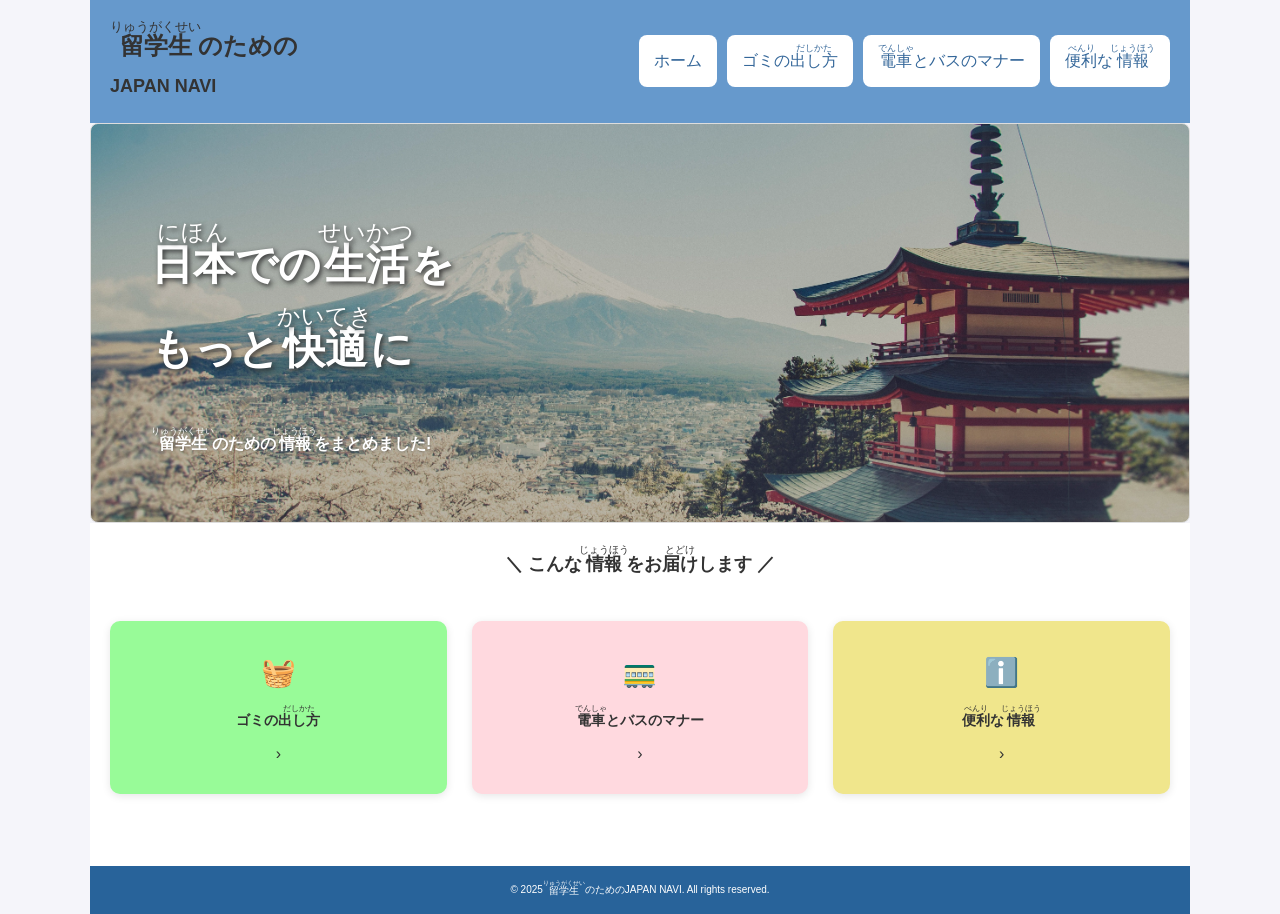
<file: index.html>
<!DOCTYPE html>
<html lang="ja">

<head>
    <meta charset="UTF-8">
    <meta name="viewport" content="width=device-width, initial-scale=1.0">
    <title>留学生のためのJAPAN NAVI</title>
    <link rel="stylesheet" href="style.css">
</head>
<body>
    <div class="container">
        <header class="header">
            <a href="index.html" class="logo">
                <span><ruby>留学生<rp>（</rp><rt>りゅうがくせい</rt><rp>）</rp></ruby>のための</span>
                <strong>JAPAN NAVI</strong>
            </a>
            <nav class="nav" aria-label="メインメニュー">
                <a href="index.html" aria-current="page">ホーム</a>
                <a href="gomi.html">ゴミの<ruby>出し方<rp>（</rp><rt>だしかた</rt><rp>）</rp></ruby></a>
                <a href="train.html"><ruby>電車<rp>（</rp><rt>でんしゃ</rt><rp>）</rp></ruby>とバスのマナー</a>
                <a href="information.html"><ruby>便利<rp>（</rp><rt>べんり</rt><rp>）</rp></ruby>な<ruby>情報<rp>（</rp><rt>じょうほう</rt><rp>）</rp></ruby></a>
            </nav>
        </header>
        <main>
            <section class="hero">
                <div class="hero-text">
                    <h1>
                        <ruby>日本<rp>（</rp><rt>にほん</rt><rp>）</rp></ruby>での<ruby>生活<rp>（</rp><rt>せいかつ</rt><rp>）</rp></ruby>を<br>
                        もっと<ruby>快適<rp>（</rp><rt>かいてき</rt><rp>）</rp></ruby>に
                    </h1>
                    <p><ruby>留学生<rp>（</rp><rt>りゅうがくせい</rt><rp>）</rp></ruby>のための<ruby>情報<rp>（</rp><rt>じょうほう</rt><rp>）</rp></ruby>をまとめました!</p>
                </div>
            </section>
            <!-- Information -->
            <section class="information">

                <h2>＼ こんな<ruby>情報<rp>（</rp><rt>じょうほう</rt><rp>）</rp></ruby>をお<ruby>届け<rp>（</rp><rt>とどけ</rt><rp>）</rp></ruby>します ／</h2>

                <div class="cards">

                    <!-- Garbage -->
                    <a href="gomi.html" class="card garbage">
                        <div class="icon">🧺</div>
                        <h3>ゴミの<ruby>出し方<rp>（</rp><rt>だしかた</rt><rp>）</rp></ruby></h3>
                        <span>›</span>
                    </a>

                    <!-- Train -->
                    <a href="train.html" class="card train">
                        <div class="icon">🚃</div>
                        <h3><ruby>電車<rp>（</rp><rt>でんしゃ</rt><rp>）</rp></ruby>とバスのマナー</h3>
                        <span>›</span>
                    </a>

                    <!-- Information -->
                    <a href="information.html" class="card useful">
                        <div class="icon">ℹ️</div>
                        <h3><ruby>便利<rp>（</rp><rt>べんり</rt><rp>）</rp></ruby>な<ruby>情報<rp>（</rp><rt>じょうほう</rt><rp>）</rp></ruby></h3>
                        <span>›</span>
                    </a>

                </div>

            </section>

        </main>


        <!-- Footer -->
        <footer class="footer">
            © 2025 <ruby>留学生<rp>（</rp><rt>りゅうがくせい</rt><rp>）</rp></ruby>のためのJAPAN NAVI. All rights reserved.
        </footer>

    </div>

    <script>
        // ホームの背景写真を4秒ごとに切り替える
        const hero = document.querySelector(".hero");
        const photos = ["image/fuji.jpg", "image/fuji5.jpg"];
        let photoIndex = 0;

        // 写真を先に読み込む
        photos.forEach((src) => {
            const image = new Image();
            image.src = src;
        });

        setInterval(() => {
            photoIndex = (photoIndex + 1) % photos.length;
            hero.style.backgroundImage =
                `linear-gradient(rgba(0, 0, 0, 0.25), rgba(0, 0, 0, 0.25)), url("${photos[photoIndex]}")`;
        }, 4000);
    </script>

</body>

</html>
</file>
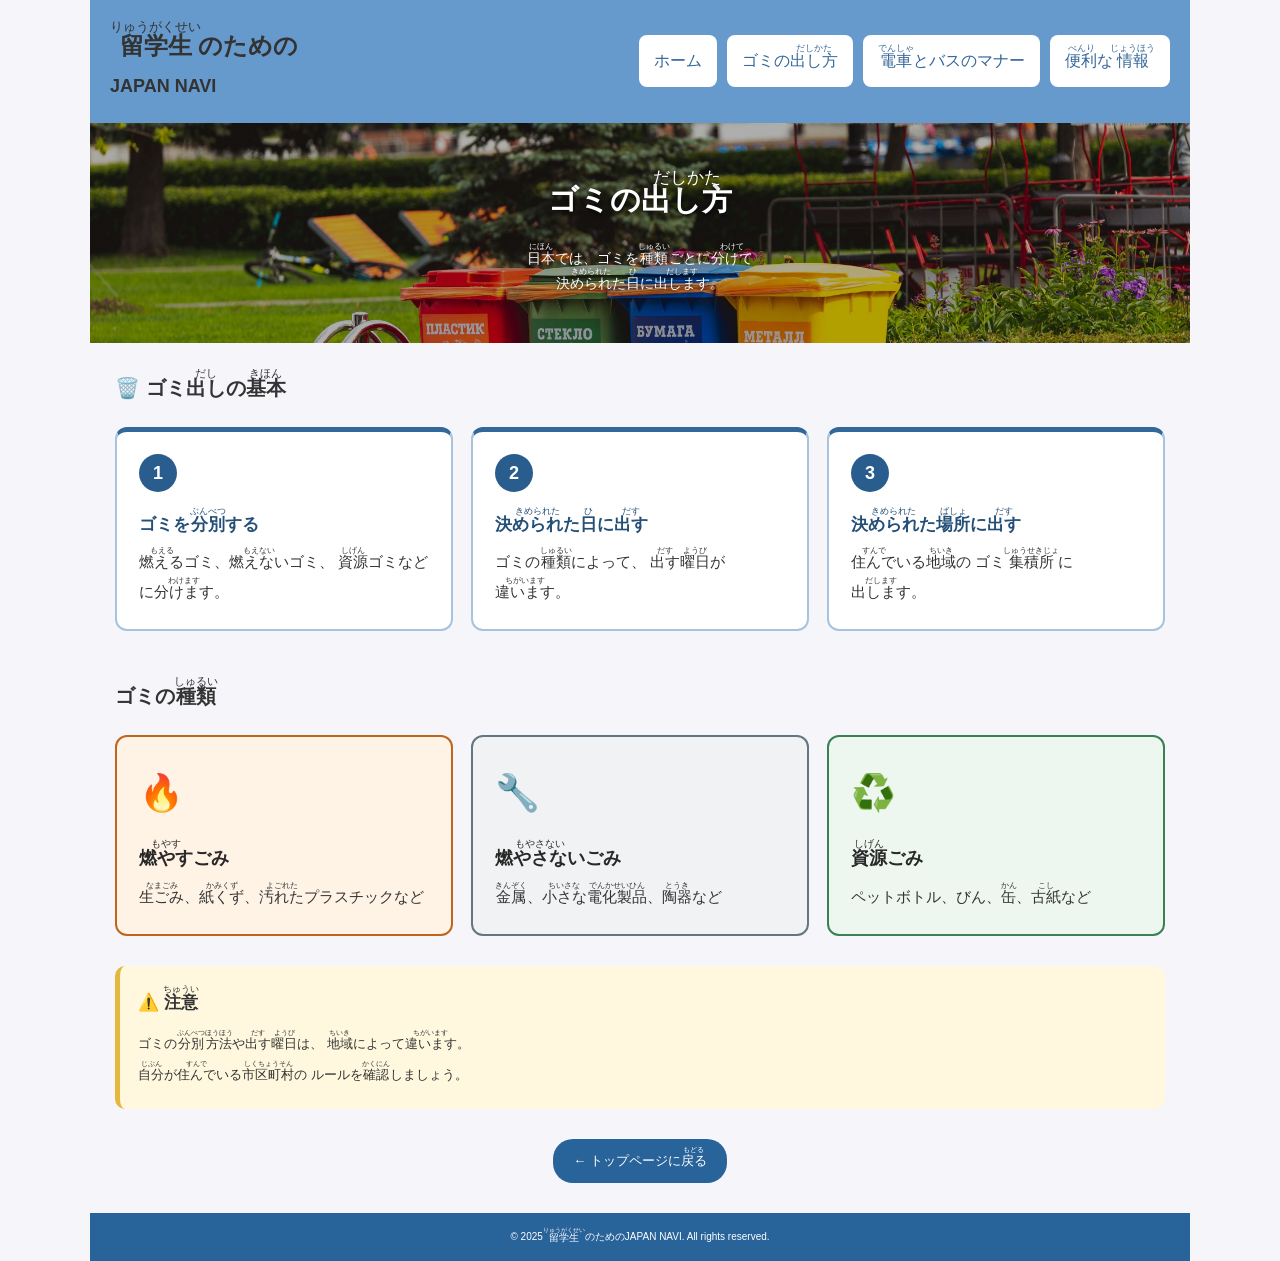
<file: gomi.html>
<!DOCTYPE html>
<html lang="ja">

<head>
    <meta charset="UTF-8">
    <meta name="viewport" content="width=device-width, initial-scale=1.0">

    <title>ゴミの出し方｜留学生のためのJAPAN NAVI</title>

    <link rel="stylesheet" href="style.css">
</head>

<body>

    <div class="container">

        <header class="header">

            <a href="index.html" class="logo">
                <span><ruby>留学生<rp>（</rp><rt>りゅうがくせい</rt><rp>）</rp></ruby>のための</span>
                <strong>JAPAN NAVI</strong>
            </a>

            <nav class="nav" aria-label="メインメニュー">
                <a href="index.html">ホーム</a>
                <a href="gomi.html" aria-current="page">ゴミの<ruby>出し方<rp>（</rp><rt>だしかた</rt><rp>）</rp></ruby></a>
                <a href="train.html"><ruby>電車<rp>（</rp><rt>でんしゃ</rt><rp>）</rp></ruby>とバスのマナー</a>
                <a href="information.html"><ruby>便利<rp>（</rp><rt>べんり</rt><rp>）</rp></ruby>な<ruby>情報<rp>（</rp><rt>じょうほう</rt><rp>）</rp></ruby></a>
            </nav>
        </header>


        <!-- Main -->
        <main>

            <!-- Page title -->
            <section class="page-title gomi-title" aria-labelledby="gomi-title">


                <h1 id="gomi-title">ゴミの<ruby>出し方<rp>（</rp><rt>だしかた</rt><rp>）</rp></ruby></h1>

                <p>
                    <ruby>日本<rp>（</rp><rt>にほん</rt><rp>）</rp></ruby>では、ゴミを<ruby>種類<rp>（</rp><rt>しゅるい</rt><rp>）</rp></ruby>ごとに<ruby>分けて<rp>（</rp><rt>わけて</rt><rp>）</rp></ruby><br>
                    <ruby>決められた<rp>（</rp><rt>きめられた</rt><rp>）</rp></ruby><ruby>日<rp>（</rp><rt>ひ</rt><rp>）</rp></ruby>に<ruby>出します<rp>（</rp><rt>だします</rt><rp>）</rp></ruby>。
                </p>

            </section>


            <!-- Important -->
            <section class="important">

                <h2>🗑️ ゴミ<ruby>出し<rp>（</rp><rt>だし</rt><rp>）</rp></ruby>の<ruby>基本<rp>（</rp><rt>きほん</rt><rp>）</rp></ruby></h2>

                <div class="basic-list">

                    <div class="basic-item">
                        <span class="number">1</span>
                        <div>
                            <h3>ゴミを<ruby>分別<rp>（</rp><rt>ぶんべつ</rt><rp>）</rp></ruby>する</h3>
                            <p>
                                <ruby>燃える<rp>（</rp><rt>もえる</rt><rp>）</rp></ruby>ゴミ、<ruby>燃えない<rp>（</rp><rt>もえない</rt><rp>）</rp></ruby>ゴミ、
                                <ruby>資源<rp>（</rp><rt>しげん</rt><rp>）</rp></ruby>ゴミなどに<ruby>分けます<rp>（</rp><rt>わけます</rt><rp>）</rp></ruby>。
                            </p>
                        </div>
                    </div>

                    <div class="basic-item">
                        <span class="number">2</span>
                        <div>
                            <h3><ruby>決められた<rp>（</rp><rt>きめられた</rt><rp>）</rp></ruby><ruby>日<rp>（</rp><rt>ひ</rt><rp>）</rp></ruby>に<ruby>出す<rp>（</rp><rt>だす</rt><rp>）</rp></ruby></h3>
                            <p>
                                ゴミの<ruby>種類<rp>（</rp><rt>しゅるい</rt><rp>）</rp></ruby>によって、
                                <ruby>出す<rp>（</rp><rt>だす</rt><rp>）</rp></ruby><ruby>曜日<rp>（</rp><rt>ようび</rt><rp>）</rp></ruby>が<ruby>違います<rp>（</rp><rt>ちがいます</rt><rp>）</rp></ruby>。
                            </p>
                        </div>
                    </div>

                    <div class="basic-item">
                        <span class="number">3</span>
                        <div>
                            <h3><ruby>決められた<rp>（</rp><rt>きめられた</rt><rp>）</rp></ruby><ruby>場所<rp>（</rp><rt>ばしょ</rt><rp>）</rp></ruby>に<ruby>出す<rp>（</rp><rt>だす</rt><rp>）</rp></ruby></h3>
                            <p>
                                <ruby>住んで<rp>（</rp><rt>すんで</rt><rp>）</rp></ruby>いる<ruby>地域<rp>（</rp><rt>ちいき</rt><rp>）</rp></ruby>の
                                ゴミ<ruby>集積所<rp>（</rp><rt>しゅうせきじょ</rt><rp>）</rp></ruby>に<ruby>出します<rp>（</rp><rt>だします</rt><rp>）</rp></ruby>。
                            </p>
                        </div>
                    </div>

                </div>

            </section>


            <!-- Garbage types -->
            <section class="garbage-types">

                <h2>ゴミの<ruby>種類<rp>（</rp><rt>しゅるい</rt><rp>）</rp></ruby></h2>

                <div class="type-card burnable">

                    <div class="type-icon">🔥</div>

                    <div>
                        <h3><ruby>燃やす<rp>（</rp><rt>もやす</rt><rp>）</rp></ruby>ごみ</h3>
                        <p>
                            <ruby>生ごみ<rp>（</rp><rt>なまごみ</rt><rp>）</rp></ruby>、<ruby>紙くず<rp>（</rp><rt>かみくず</rt><rp>）</rp></ruby>、<ruby>汚れた<rp>（</rp><rt>よごれた</rt><rp>）</rp></ruby>プラスチックなど
                        </p>
                    </div>

                </div>


                <div class="type-card non-burnable">

                    <div class="type-icon">🔧</div>

                    <div>
                        <h3><ruby>燃やさない<rp>（</rp><rt>もやさない</rt><rp>）</rp></ruby>ごみ</h3>
                        <p>
                            <ruby>金属<rp>（</rp><rt>きんぞく</rt><rp>）</rp></ruby>、<ruby>小さな<rp>（</rp><rt>ちいさな</rt><rp>）</rp></ruby><ruby>電化製品<rp>（</rp><rt>でんかせいひん</rt><rp>）</rp></ruby>、<ruby>陶器<rp>（</rp><rt>とうき</rt><rp>）</rp></ruby>など
                        </p>
                    </div>

                </div>


                <div class="type-card recycle">

                    <div class="type-icon">♻️</div>

                    <div>
                        <h3><ruby>資源<rp>（</rp><rt>しげん</rt><rp>）</rp></ruby>ごみ</h3>
                        <p>
                            ペットボトル、びん、<ruby>缶<rp>（</rp><rt>かん</rt><rp>）</rp></ruby>、<ruby>古紙<rp>（</rp><rt>こし</rt><rp>）</rp></ruby>など
                        </p>
                    </div>

                </div>

            </section>


            <!-- Note -->
            <section class="note">

                <h2>⚠️ <ruby>注意<rp>（</rp><rt>ちゅうい</rt><rp>）</rp></ruby></h2>

                <p>
                    ゴミの<ruby>分別<rp>（</rp><rt>ぶんべつ</rt><rp>）</rp></ruby><ruby>方法<rp>（</rp><rt>ほうほう</rt><rp>）</rp></ruby>や<ruby>出す<rp>（</rp><rt>だす</rt><rp>）</rp></ruby><ruby>曜日<rp>（</rp><rt>ようび</rt><rp>）</rp></ruby>は、
                    <ruby>地域<rp>（</rp><rt>ちいき</rt><rp>）</rp></ruby>によって<ruby>違います<rp>（</rp><rt>ちがいます</rt><rp>）</rp></ruby>。
                </p>

                <p>
                    <ruby>自分<rp>（</rp><rt>じぶん</rt><rp>）</rp></ruby>が<ruby>住んで<rp>（</rp><rt>すんで</rt><rp>）</rp></ruby>いる<ruby>市区町村<rp>（</rp><rt>しくちょうそん</rt><rp>）</rp></ruby>の
                    ルールを<ruby>確認<rp>（</rp><rt>かくにん</rt><rp>）</rp></ruby>しましょう。
                </p>

            </section>


            <!-- Back button -->
            <div class="back">

                <a href="index.html">
                    ← トップページに<ruby>戻る<rp>（</rp><rt>もどる</rt><rp>）</rp></ruby>
                </a>

            </div>

        </main>


        <!-- Footer -->
        <footer class="footer">
            © 2025 <ruby>留学生<rp>（</rp><rt>りゅうがくせい</rt><rp>）</rp></ruby>のためのJAPAN NAVI. All rights reserved.
        </footer>

    </div>

</body>

</html>
</file>
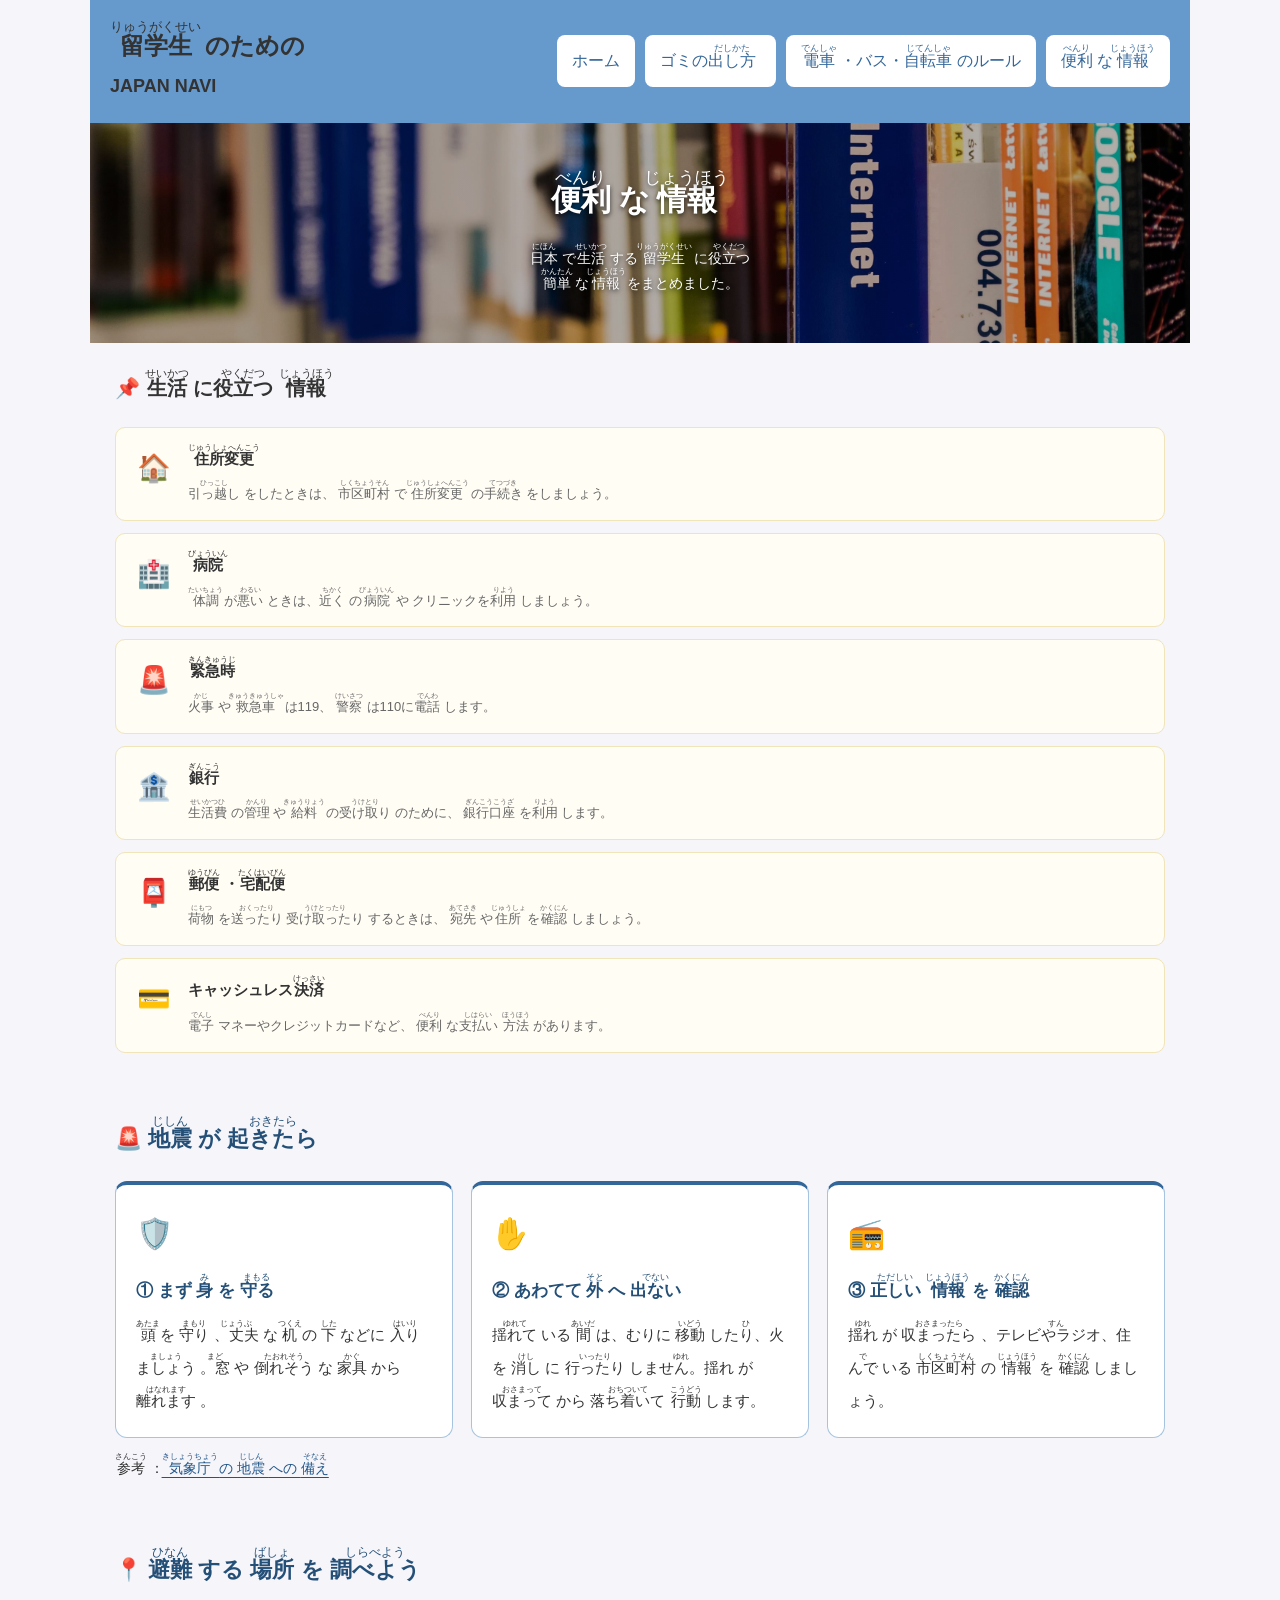
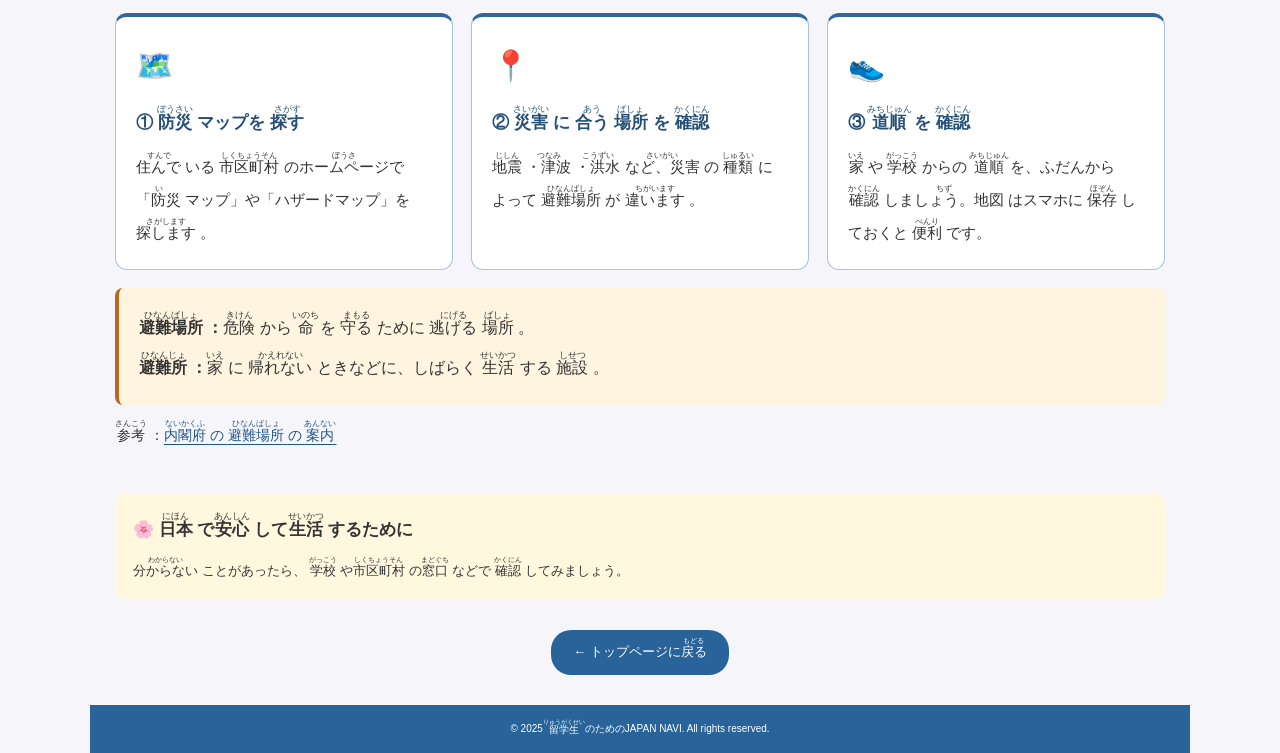
<file: information.html>
<!DOCTYPE html>
<html lang="ja">

<head>
    <meta charset="UTF-8">
    <meta name="viewport" content="width=device-width, initial-scale=1.0">
    <title>便利な情報｜留学生のためのJAPAN NAVI</title>
    <link rel="stylesheet" href="style.css">
</head>

<body>
    <div class="container">
        <!-- Header -->
        <header class="header">
            <a href="index.html" class="logo">
                <span><ruby>留学生<rp>（</rp>
                        <rt>りゅうがくせい</rt>
                        <rp>）</rp>
                    </ruby>のための</span>
                <strong>JAPAN NAVI</strong>
            </a>
            <nav class="nav" aria-label="メインメニュー">
                <a href="index.html">ホーム</a>
                <a href="gomi.html">ゴミの<ruby>出し方<rp>（</rp>
                        <rt>だしかた</rt>
                        <rp>）</rp>
                    </ruby></a>
                <a href="train.html"><ruby>電車<rp>（</rp>
                        <rt>でんしゃ</rt>
                        <rp>）</rp>
                    </ruby>・バス・<ruby>自転車<rp>（</rp>
                        <rt>じてんしゃ</rt>
                        <rp>）</rp>
                    </ruby>のルール</a>
                <a href="information.html" aria-current="page"><ruby>便利<rp>（</rp>
                        <rt>べんり</rt>
                        <rp>）</rp>
                    </ruby>な<ruby>情報<rp>（</rp>
                        <rt>じょうほう</rt>
                        <rp>）</rp>
                    </ruby></a>
            </nav>
        </header>
        <!-- Main -->
        <main>
            <section class="page-title info-title" aria-labelledby="info-title">
                <h1 id="info-title"><ruby>便利<rp>（</rp>
                        <rt>べんり</rt>
                        <rp>）</rp>
                    </ruby>な<ruby>情報<rp>（</rp>
                        <rt>じょうほう</rt>
                        <rp>）</rp>
                    </ruby></h1>
                <p>
                    <ruby>日本<rp>（</rp>
                        <rt>にほん</rt>
                        <rp>）</rp>
                    </ruby>で<ruby>生活<rp>（</rp>
                        <rt>せいかつ</rt>
                        <rp>）</rp>
                    </ruby>する<ruby>留学生<rp>（</rp>
                        <rt>りゅうがくせい</rt>
                        <rp>）</rp>
                    </ruby>に<ruby>役立つ<rp>（</rp>
                        <rt>やくだつ</rt>
                        <rp>）</rp>
                    </ruby><br>
                    <ruby>簡単<rp>（</rp>
                        <rt>かんたん</rt>
                        <rp>）</rp>
                    </ruby>な<ruby>情報<rp>（</rp>
                        <rt>じょうほう</rt>
                        <rp>）</rp>
                    </ruby>をまとめました。
                </p>
            </section>
            <section class="useful-info">
                <h2>📌 <ruby>生活<rp>（</rp>
                        <rt>せいかつ</rt>
                        <rp>）</rp>
                    </ruby>に<ruby>役立つ<rp>（</rp>
                        <rt>やくだつ</rt>
                        <rp>）</rp>
                    </ruby><ruby>情報<rp>（</rp>
                        <rt>じょうほう</rt>
                        <rp>）</rp>
                    </ruby></h2>
                <div class="info-card">
                    <div class="info-icon">🏠</div>
                    <div>
                        <h3><ruby>住所変更<rp>（</rp>
                                <rt>じゅうしょへんこう</rt>
                                <rp>）</rp>
                            </ruby></h3>
                        <p>
                            <ruby>引っ越し<rp>（</rp>
                                <rt>ひっこし</rt>
                                <rp>）</rp>
                            </ruby>をしたときは、
                            <ruby>市区町村<rp>（</rp>
                                <rt>しくちょうそん</rt>
                                <rp>）</rp>
                            </ruby>で<ruby>住所変更<rp>（</rp>
                                <rt>じゅうしょへんこう</rt>
                                <rp>）</rp>
                            </ruby>の<ruby>手続き<rp>（</rp>
                                <rt>てつづき</rt>
                                <rp>）</rp>
                            </ruby>をしましょう。
                        </p>
                    </div>
                </div>
                <div class="info-card">
                    <div class="info-icon">🏥</div>
                    <div>
                        <h3><ruby>病院<rp>（</rp>
                                <rt>びょういん</rt>
                                <rp>）</rp>
                            </ruby></h3>
                        <p>
                            <ruby>体調<rp>（</rp>
                                <rt>たいちょう</rt>
                                <rp>）</rp>
                            </ruby>が<ruby>悪い<rp>（</rp>
                                <rt>わるい</rt>
                                <rp>）</rp>
                            </ruby>ときは、<ruby>近く<rp>（</rp>
                                <rt>ちかく</rt>
                                <rp>）</rp>
                            </ruby>の<ruby>病院<rp>（</rp>
                                <rt>びょういん</rt>
                                <rp>）</rp>
                            </ruby>や
                            クリニックを<ruby>利用<rp>（</rp>
                                <rt>りよう</rt>
                                <rp>）</rp>
                            </ruby>しましょう。
                        </p>
                    </div>
                </div>
                <div class="info-card">
                    <div class="info-icon">🚨</div>
                    <div>
                        <h3><ruby>緊急時<rp>（</rp>
                                <rt>きんきゅうじ</rt>
                                <rp>）</rp>
                            </ruby></h3>
                        <p>
                            <ruby>火事<rp>（</rp>
                                <rt>かじ</rt>
                                <rp>）</rp>
                            </ruby>や<ruby>救急車<rp>（</rp>
                                <rt>きゅうきゅうしゃ</rt>
                                <rp>）</rp>
                            </ruby>は119、
                            <ruby>警察<rp>（</rp>
                                <rt>けいさつ</rt>
                                <rp>）</rp>
                            </ruby>は110に<ruby>電話<rp>（</rp>
                                <rt>でんわ</rt>
                                <rp>）</rp>
                            </ruby>します。
                        </p>
                    </div>
                </div>
                <div class="info-card">
                    <div class="info-icon">🏦</div>
                    <div>
                        <h3><ruby>銀行<rp>（</rp>
                                <rt>ぎんこう</rt>
                                <rp>）</rp>
                            </ruby></h3>
                        <p>
                            <ruby>生活費<rp>（</rp>
                                <rt>せいかつひ</rt>
                                <rp>）</rp>
                            </ruby>の<ruby>管理<rp>（</rp>
                                <rt>かんり</rt>
                                <rp>）</rp>
                            </ruby>や<ruby>給料<rp>（</rp>
                                <rt>きゅうりょう</rt>
                                <rp>）</rp>
                            </ruby>の<ruby>受け取り<rp>（</rp>
                                <rt>うけとり</rt>
                                <rp>）</rp>
                            </ruby>のために、
                            <ruby>銀行口座<rp>（</rp>
                                <rt>ぎんこうこうざ</rt>
                                <rp>）</rp>
                            </ruby>を<ruby>利用<rp>（</rp>
                                <rt>りよう</rt>
                                <rp>）</rp>
                            </ruby>します。
                        </p>
                    </div>

                </div>
                <div class="info-card">
                    <div class="info-icon">📮</div>
                    <div>
                        <h3><ruby>郵便<rp>（</rp>
                                <rt>ゆうびん</rt>
                                <rp>）</rp>
                            </ruby>・<ruby>宅配便<rp>（</rp>
                                <rt>たくはいびん</rt>
                                <rp>）</rp>
                            </ruby></h3>
                        <p>
                            <ruby>荷物<rp>（</rp>
                                <rt>にもつ</rt>
                                <rp>）</rp>
                            </ruby>を<ruby>送ったり<rp>（</rp>
                                <rt>おくったり</rt>
                                <rp>）</rp>
                            </ruby><ruby>受け取ったり<rp>（</rp>
                                <rt>うけとったり</rt>
                                <rp>）</rp>
                            </ruby>するときは、
                            <ruby>宛先<rp>（</rp>
                                <rt>あてさき</rt>
                                <rp>）</rp>
                            </ruby>や<ruby>住所<rp>（</rp>
                                <rt>じゅうしょ</rt>
                                <rp>）</rp>
                            </ruby>を<ruby>確認<rp>（</rp>
                                <rt>かくにん</rt>
                                <rp>）</rp>
                            </ruby>しましょう。
                        </p>
                    </div>
                </div>
                <div class="info-card">
                    <div class="info-icon">💳</div>
                    <div>
                        <h3>キャッシュレス<ruby>決済<rp>（</rp>
                                <rt>けっさい</rt>
                                <rp>）</rp>
                            </ruby></h3>
                        <p>
                            <ruby>電子<rp>（</rp>
                                <rt>でんし</rt>
                                <rp>）</rp>
                            </ruby>マネーやクレジットカードなど、
                            <ruby>便利<rp>（</rp>
                                <rt>べんり</rt>
                                <rp>）</rp>
                            </ruby>な<ruby>支払い<rp>（</rp>
                                <rt>しはらい</rt>
                                <rp>）</rp>
                            </ruby><ruby>方法<rp>（</rp>
                                <rt>ほうほう</rt>
                                <rp>）</rp>
                            </ruby>があります。
                        </p>
                    </div>
                </div>
            </section>
            <section class="life-guide" aria-labelledby="earthquake">
                <h2 id="earthquake">🚨 <ruby>地震<rp>（</rp>
                        <rt>じしん</rt>
                        <rp>）</rp>
                    </ruby>が <ruby>起きたら<rp>（</rp>
                        <rt>おきたら</rt>
                        <rp>）</rp>
                    </ruby></h2>
                <div class="guide-grid">
                    <article class="guide-card"><span class="guide-icon" aria-hidden="true">🛡️</span>
                        <h3>① まず <ruby>身<rp>（</rp>
                                <rt>み</rt>
                                <rp>）</rp>
                            </ruby>を <ruby>守る<rp>（</rp>
                                <rt>まもる</rt>
                                <rp>）</rp>
                            </ruby></h3>
                        <p><ruby>頭<rp>（</rp>
                                <rt>あたま</rt>
                                <rp>）</rp>
                            </ruby>を <ruby>守り<rp>（</rp>
                                <rt>まもり</rt>
                                <rp>）</rp>
                            </ruby><ruby>、丈夫<rp>（</rp>
                                <rt>じょうぶ</rt>
                                <rp>）</rp>
                            </ruby>な <ruby>机<rp>（</rp>
                                <rt>つくえ</rt>
                                <rp>）</rp>
                            </ruby>の <ruby>下<rp>（</rp>
                                <rt>した</rt>
                                <rp>）</rp>
                            </ruby>などに <ruby>入りましょう<rp>（</rp>
                                <rt>はいりましょう</rt>
                                <rp>）</rp>
                            </ruby><ruby>。窓<rp>（</rp>
                                <rt>まど</rt>
                                <rp>）</rp>
                            </ruby>や <ruby>倒れそう<rp>（</rp>
                                <rt>たおれそう</rt>
                                <rp>）</rp>
                            </ruby>な <ruby>家具<rp>（</rp>
                                <rt>かぐ</rt>
                                <rp>）</rp>
                            </ruby>から <ruby>離れます<rp>（</rp>
                                <rt>はなれます</rt>
                                <rp>）</rp>
                            </ruby>。</p>
                    </article>
                    <article class="guide-card"><span class="guide-icon" aria-hidden="true">✋</span>
                        <h3>② あわてて <ruby>外<rp>（</rp>
                                <rt>そと</rt>
                                <rp>）</rp>
                            </ruby>へ <ruby>出ない<rp>（</rp>
                                <rt>でない</rt>
                                <rp>）</rp>
                            </ruby></h3>
                        <p><ruby>揺れて<rp>（</rp>
                                <rt>ゆれて</rt>
                                <rp>）</rp>
                            </ruby>いる <ruby>間<rp>（</rp>
                                <rt>あいだ</rt>
                                <rp>）</rp>
                            </ruby>は、むりに <ruby>移動<rp>（</rp>
                                <rt>いどう</rt>
                                <rp>）</rp>
                            </ruby><ruby>したり、火<rp>（</rp>
                                <rt>ひ</rt>
                                <rp>）</rp>
                            </ruby>を <ruby>消し<rp>（</rp>
                                <rt>けし</rt>
                                <rp>）</rp>
                            </ruby>に <ruby>行ったり<rp>（</rp>
                                <rt>いったり</rt>
                                <rp>）</rp>
                            </ruby><ruby>しません。揺れ<rp>（</rp>
                                <rt>ゆれ</rt>
                                <rp>）</rp>
                            </ruby>が <ruby>収まって<rp>（</rp>
                                <rt>おさまって</rt>
                                <rp>）</rp>
                            </ruby>から <ruby>落ち着いて<rp>（</rp>
                                <rt>おちついて</rt>
                                <rp>）</rp>
                            </ruby> <ruby>行動<rp>（</rp>
                                <rt>こうどう</rt>
                                <rp>）</rp>
                            </ruby>します。</p>
                    </article>
                    <article class="guide-card"><span class="guide-icon" aria-hidden="true">📻</span>
                        <h3>③ <ruby>正しい<rp>（</rp>
                                <rt>ただしい</rt>
                                <rp>）</rp>
                            </ruby> <ruby>情報<rp>（</rp>
                                <rt>じょうほう</rt>
                                <rp>）</rp>
                            </ruby>を <ruby>確認<rp>（</rp>
                                <rt>かくにん</rt>
                                <rp>）</rp>
                            </ruby></h3>
                        <p><ruby>揺れ<rp>（</rp>
                                <rt>ゆれ</rt>
                                <rp>）</rp>
                            </ruby>が <ruby>収まったら<rp>（</rp>
                                <rt>おさまったら</rt>
                                <rp>）</rp>
                            </ruby><ruby>、テレビやラジオ、住んで<rp>（</rp>
                                <rt>すんで</rt>
                                <rp>）</rp>
                            </ruby>いる <ruby>市区町村<rp>（</rp>
                                <rt>しくちょうそん</rt>
                                <rp>）</rp>
                            </ruby>の <ruby>情報<rp>（</rp>
                                <rt>じょうほう</rt>
                                <rp>）</rp>
                            </ruby>を <ruby>確認<rp>（</rp>
                                <rt>かくにん</rt>
                                <rp>）</rp>
                            </ruby>しましょう。</p>
                    </article>
                </div>
                <p class="guide-source"><ruby>参考<rp>（</rp>
                        <rt>さんこう</rt>
                        <rp>）</rp>
                    </ruby>：<a href="https://www.jma.go.jp/jma/kishou/know/jishin/eew/koudou/koudou.html"><ruby>気象庁<rp>（
                            </rp>
                            <rt>きしょうちょう</rt>
                            <rp>）</rp>
                        </ruby>の <ruby>地震<rp>（</rp>
                            <rt>じしん</rt>
                            <rp>）</rp>
                        </ruby>への <ruby>備え<rp>（</rp>
                            <rt>そなえ</rt>
                            <rp>）</rp>
                        </ruby></a></p>
            </section>
            <section class="life-guide" aria-labelledby="evacuation">
                <h2 id="evacuation">📍 <ruby>避難<rp>（</rp>
                        <rt>ひなん</rt>
                        <rp>）</rp>
                    </ruby>する <ruby>場所<rp>（</rp>
                        <rt>ばしょ</rt>
                        <rp>）</rp>
                    </ruby>を <ruby>調べよう<rp>（</rp>
                        <rt>しらべよう</rt>
                        <rp>）</rp>
                    </ruby></h2>
                <div class="guide-grid">
                    <article class="guide-card"><span class="guide-icon" aria-hidden="true">🗺️</span>
                        <h3>① <ruby>防災<rp>（</rp>
                                <rt>ぼうさい</rt>
                                <rp>）</rp>
                            </ruby>マップを <ruby>探す<rp>（</rp>
                                <rt>さがす</rt>
                                <rp>）</rp>
                            </ruby></h3>
                        <p><ruby>住んで<rp>（</rp>
                                <rt>すんで</rt>
                                <rp>）</rp>
                            </ruby>いる <ruby>市区町村<rp>（</rp>
                                <rt>しくちょうそん</rt>
                                <rp>）</rp>
                            </ruby><ruby>のホームページで「防災<rp>（</rp>
                                <rt>ぼうさい</rt>
                                <rp>）</rp>
                            </ruby>マップ」や「ハザードマップ」を <ruby>探します<rp>（</rp>
                                <rt>さがします</rt>
                                <rp>）</rp>
                            </ruby>。</p>
                    </article>
                    <article class="guide-card"><span class="guide-icon" aria-hidden="true">📍</span>
                        <h3>② <ruby>災害<rp>（</rp>
                                <rt>さいがい</rt>
                                <rp>）</rp>
                            </ruby>に <ruby>合う<rp>（</rp>
                                <rt>あう</rt>
                                <rp>）</rp>
                            </ruby> <ruby>場所<rp>（</rp>
                                <rt>ばしょ</rt>
                                <rp>）</rp>
                            </ruby>を <ruby>確認<rp>（</rp>
                                <rt>かくにん</rt>
                                <rp>）</rp>
                            </ruby></h3>
                        <p><ruby>地震<rp>（</rp>
                                <rt>じしん</rt>
                                <rp>）</rp>
                            </ruby><ruby>・津波<rp>（</rp>
                                <rt>つなみ</rt>
                                <rp>）</rp>
                            </ruby><ruby>・洪水<rp>（</rp>
                                <rt>こうずい</rt>
                                <rp>）</rp>
                            </ruby><ruby>など、災害<rp>（</rp>
                                <rt>さいがい</rt>
                                <rp>）</rp>
                            </ruby>の <ruby>種類<rp>（</rp>
                                <rt>しゅるい</rt>
                                <rp>）</rp>
                            </ruby>によって <ruby>避難場所<rp>（</rp>
                                <rt>ひなんばしょ</rt>
                                <rp>）</rp>
                            </ruby>が <ruby>違います<rp>（</rp>
                                <rt>ちがいます</rt>
                                <rp>）</rp>
                            </ruby>。</p>
                    </article>
                    <article class="guide-card"><span class="guide-icon" aria-hidden="true">👟</span>
                        <h3>③ <ruby>道順<rp>（</rp>
                                <rt>みちじゅん</rt>
                                <rp>）</rp>
                            </ruby>を <ruby>確認<rp>（</rp>
                                <rt>かくにん</rt>
                                <rp>）</rp>
                            </ruby></h3>
                        <p><ruby>家<rp>（</rp>
                                <rt>いえ</rt>
                                <rp>）</rp>
                            </ruby>や <ruby>学校<rp>（</rp>
                                <rt>がっこう</rt>
                                <rp>）</rp>
                            </ruby>からの <ruby>道順<rp>（</rp>
                                <rt>みちじゅん</rt>
                                <rp>）</rp>
                            </ruby>を、ふだんから <ruby>確認<rp>（</rp>
                                <rt>かくにん</rt>
                                <rp>）</rp>
                            </ruby><ruby>しましょう。地図<rp>（</rp>
                                <rt>ちず</rt>
                                <rp>）</rp>
                            </ruby>はスマホに <ruby>保存<rp>（</rp>
                                <rt>ほぞん</rt>
                                <rp>）</rp>
                            </ruby>しておくと <ruby>便利<rp>（</rp>
                                <rt>べんり</rt>
                                <rp>）</rp>
                            </ruby>です。</p>
                    </article>
                </div>
                <div class="guide-tip">
                    <p><strong><ruby>避難場所<rp>（</rp>
                                <rt>ひなんばしょ</rt>
                                <rp>）</rp>
                            </ruby>：</strong><ruby>危険<rp>（</rp>
                            <rt>きけん</rt>
                            <rp>）</rp>
                        </ruby>から <ruby>命<rp>（</rp>
                            <rt>いのち</rt>
                            <rp>）</rp>
                        </ruby>を <ruby>守る<rp>（</rp>
                            <rt>まもる</rt>
                            <rp>）</rp>
                        </ruby>ために <ruby>逃げる<rp>（</rp>
                            <rt>にげる</rt>
                            <rp>）</rp>
                        </ruby> <ruby>場所<rp>（</rp>
                            <rt>ばしょ</rt>
                            <rp>）</rp>
                        </ruby>。</p>
                    <p><strong><ruby>避難所<rp>（</rp>
                                <rt>ひなんじょ</rt>
                                <rp>）</rp>
                            </ruby>：</strong><ruby>家<rp>（</rp>
                            <rt>いえ</rt>
                            <rp>）</rp>
                        </ruby>に <ruby>帰れない<rp>（</rp>
                            <rt>かえれない</rt>
                            <rp>）</rp>
                        </ruby>ときなどに、しばらく <ruby>生活<rp>（</rp>
                            <rt>せいかつ</rt>
                            <rp>）</rp>
                        </ruby>する <ruby>施設<rp>（</rp>
                            <rt>しせつ</rt>
                            <rp>）</rp>
                        </ruby>。</p>
                </div>
                <p class="guide-source"><ruby>参考<rp>（</rp>
                        <rt>さんこう</rt>
                        <rp>）</rp>
                    </ruby>：<a href="https://www.bousai.go.jp/taisaku/hinanbasyo.html"><ruby>内閣府<rp>（</rp>
                            <rt>ないかくふ</rt>
                            <rp>）</rp>
                        </ruby>の <ruby>避難場所<rp>（</rp>
                            <rt>ひなんばしょ</rt>
                            <rp>）</rp>
                        </ruby>の <ruby>案内<rp>（</rp>
                            <rt>あんない</rt>
                            <rp>）</rp>
                        </ruby></a></p>
            </section>
            <section class="info-note">
                <h2>🌸 <ruby>日本<rp>（</rp>
                        <rt>にほん</rt>
                        <rp>）</rp>
                    </ruby>で<ruby>安心<rp>（</rp>
                        <rt>あんしん</rt>
                        <rp>）</rp>
                    </ruby>して<ruby>生活<rp>（</rp>
                        <rt>せいかつ</rt>
                        <rp>）</rp>
                    </ruby>するために</h2>
                <p>
                    <ruby>分からない<rp>（</rp>
                        <rt>わからない</rt>
                        <rp>）</rp>
                    </ruby>ことがあったら、
                    <ruby>学校<rp>（</rp>
                        <rt>がっこう</rt>
                        <rp>）</rp>
                    </ruby>や<ruby>市区町村<rp>（</rp>
                        <rt>しくちょうそん</rt>
                        <rp>）</rp>
                    </ruby>の<ruby>窓口<rp>（</rp>
                        <rt>まどぐち</rt>
                        <rp>）</rp>
                    </ruby>などで
                    <ruby>確認<rp>（</rp>
                        <rt>かくにん</rt>
                        <rp>）</rp>
                    </ruby>してみましょう。
                </p>
            </section>
            <div class="back">
                <a href="index.html">
                    ← トップページに<ruby>戻る<rp>（</rp>
                        <rt>もどる</rt>
                        <rp>）</rp>
                    </ruby>
                </a>
            </div>
        </main>
        <!-- Footer -->
        <footer class="footer">
            © 2025 <ruby>留学生<rp>（</rp>
                <rt>りゅうがくせい</rt>
                <rp>）</rp>
            </ruby>のためのJAPAN NAVI. All rights reserved.
        </footer>
    </div>
</body>

</html>
</file>
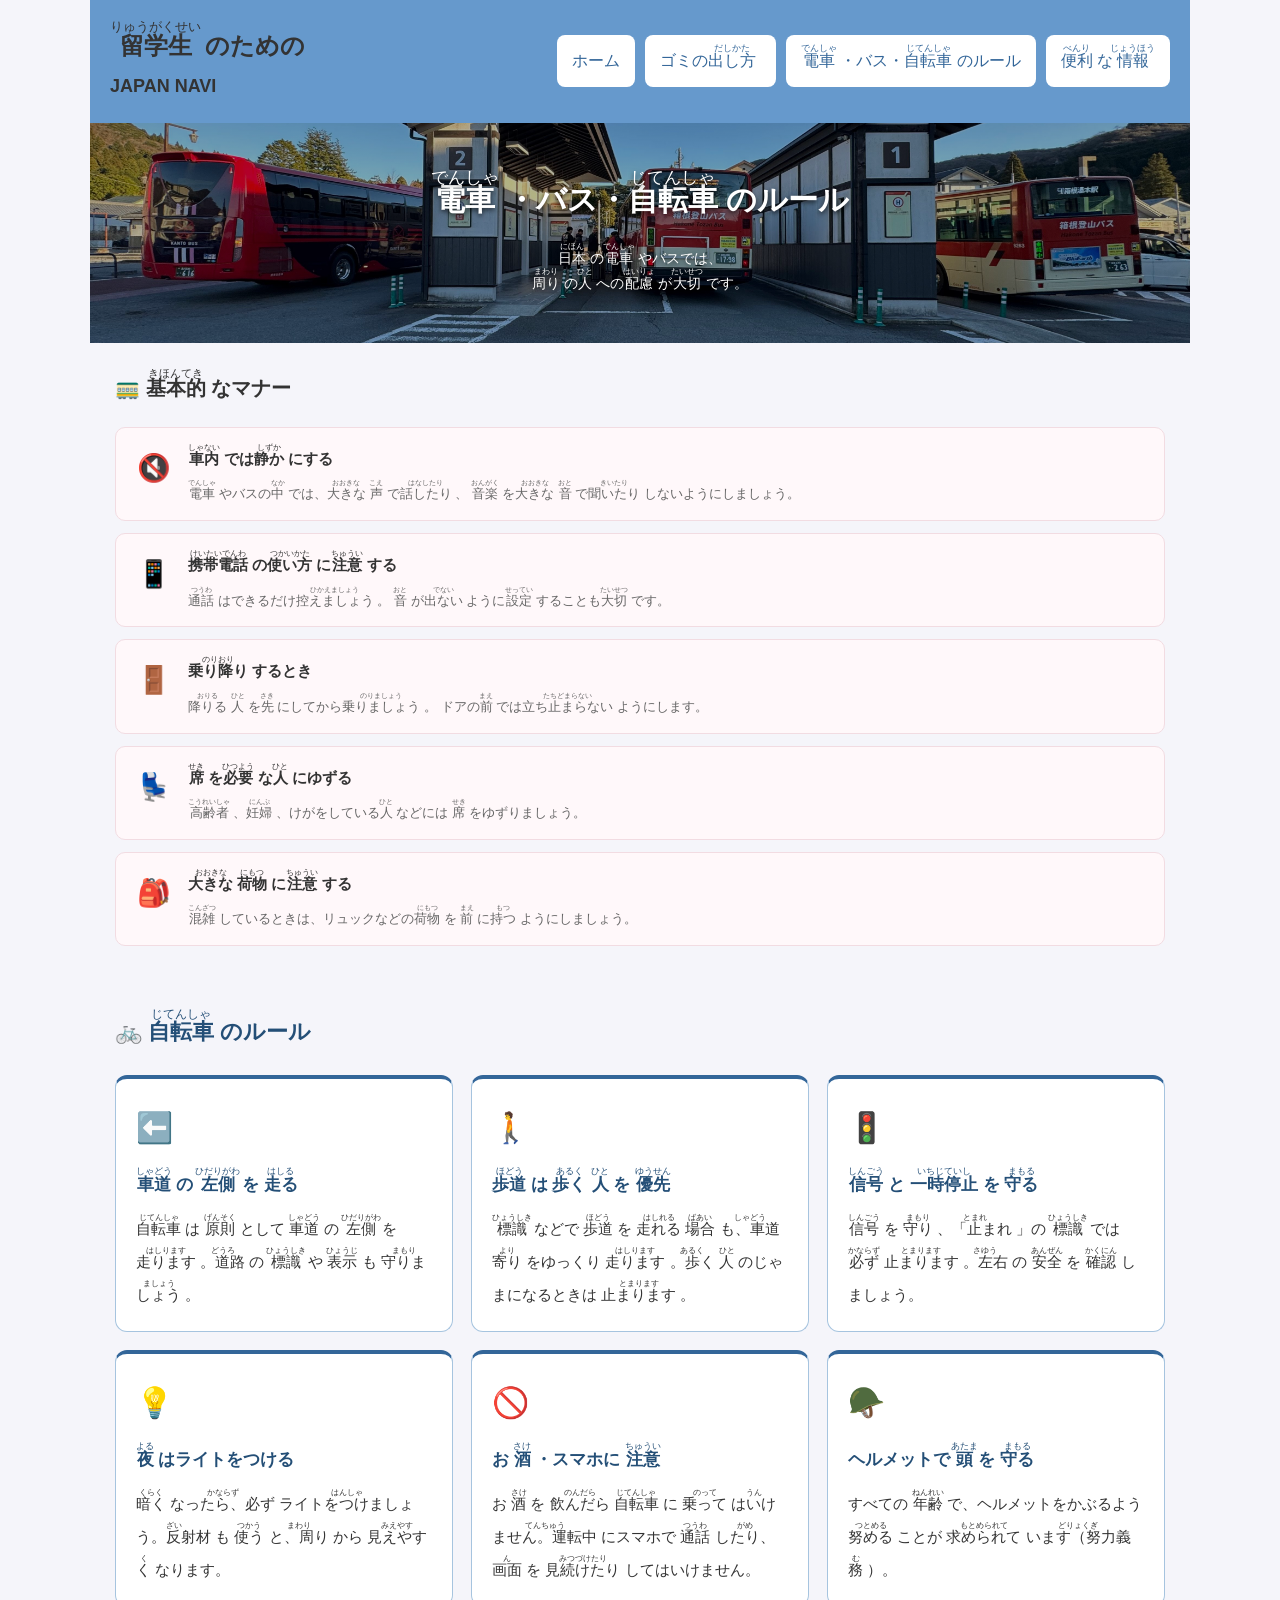
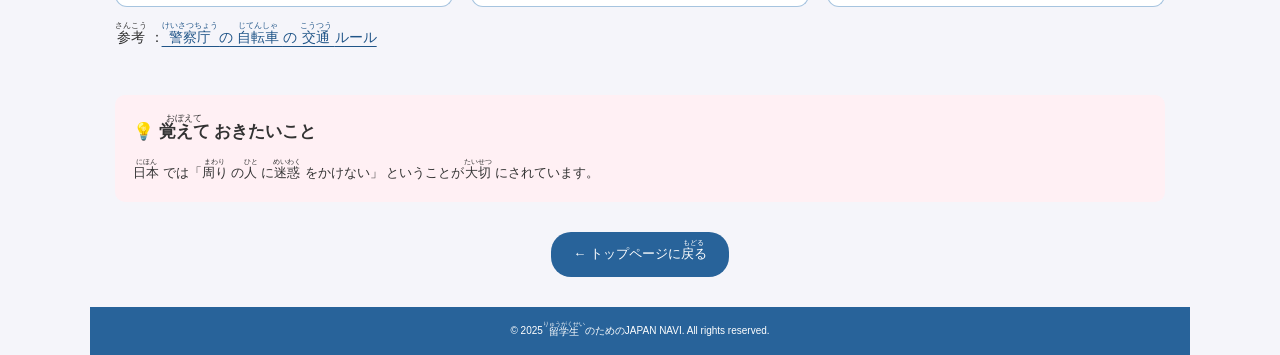
<file: train.html>
<!DOCTYPE html>
<html lang="ja">

<head>
    <meta charset="UTF-8">
    <meta name="viewport" content="width=device-width, initial-scale=1.0">
    <title>電車・バス・自転車のルール｜留学生のためのJAPAN NAVI</title>
    <link rel="stylesheet" href="style.css">
</head>

<body>
    <div class="container">
        <header class="header">
            <a href="index.html" class="logo">
                <span><ruby>留学生<rp>（</rp>
                        <rt>りゅうがくせい</rt>
                        <rp>）</rp>
                    </ruby>のための</span>
                <strong>JAPAN NAVI</strong>
            </a>
            <nav class="nav" aria-label="メインメニュー">
                <a href="index.html">ホーム</a>
                <a href="gomi.html">ゴミの<ruby>出し方<rp>（</rp>
                        <rt>だしかた</rt>
                        <rp>）</rp>
                    </ruby></a>
                <a href="train.html" aria-current="page"><ruby>電車<rp>（</rp>
                        <rt>でんしゃ</rt>
                        <rp>）</rp>
                    </ruby>・バス・<ruby>自転車<rp>（</rp>
                        <rt>じてんしゃ</rt>
                        <rp>）</rp>
                    </ruby>のルール</a>
                <a href="information.html"><ruby>便利<rp>（</rp>
                        <rt>べんり</rt>
                        <rp>）</rp>
                    </ruby>な<ruby>情報<rp>（</rp>
                        <rt>じょうほう</rt>
                        <rp>）</rp>
                    </ruby></a>
            </nav>
        </header>
        <main>
            <section class="page-title train-title" aria-labelledby="train-title">
                <h1 id="train-title"><ruby>電車<rp>（</rp>
                        <rt>でんしゃ</rt>
                        <rp>）</rp>
                    </ruby>・バス・<ruby>自転車<rp>（</rp>
                        <rt>じてんしゃ</rt>
                        <rp>）</rp>
                    </ruby>のルール</h1>
                <p>
                    <ruby>日本<rp>（</rp>
                        <rt>にほん</rt>
                        <rp>）</rp>
                    </ruby>の<ruby>電車<rp>（</rp>
                        <rt>でんしゃ</rt>
                        <rp>）</rp>
                    </ruby>やバスでは、<br>
                    <ruby>周り<rp>（</rp>
                        <rt>まわり</rt>
                        <rp>）</rp>
                    </ruby>の<ruby>人<rp>（</rp>
                        <rt>ひと</rt>
                        <rp>）</rp>
                    </ruby>への<ruby>配慮<rp>（</rp>
                        <rt>はいりょ</rt>
                        <rp>）</rp>
                    </ruby>が<ruby>大切<rp>（</rp>
                        <rt>たいせつ</rt>
                        <rp>）</rp>
                    </ruby>です。
                </p>
            </section>
            <section class="manners">
                <h2>🚃 <ruby>基本的<rp>（</rp>
                        <rt>きほんてき</rt>
                        <rp>）</rp>
                    </ruby>なマナー</h2>
                <div class="manner-card">
                    <div class="manner-icon">🔇</div>
                    <div>
                        <h3><ruby>車内<rp>（</rp>
                                <rt>しゃない</rt>
                                <rp>）</rp>
                            </ruby>では<ruby>静か<rp>（</rp>
                                <rt>しずか</rt>
                                <rp>）</rp>
                            </ruby>にする</h3>
                        <p>
                            <ruby>電車<rp>（</rp>
                                <rt>でんしゃ</rt>
                                <rp>）</rp>
                            </ruby>やバスの<ruby>中<rp>（</rp>
                                <rt>なか</rt>
                                <rp>）</rp>
                            </ruby>では、<ruby>大きな<rp>（</rp>
                                <rt>おおきな</rt>
                                <rp>）</rp>
                            </ruby><ruby>声<rp>（</rp>
                                <rt>こえ</rt>
                                <rp>）</rp>
                            </ruby>で<ruby>話したり<rp>（</rp>
                                <rt>はなしたり</rt>
                                <rp>）</rp>
                            </ruby>、
                            <ruby>音楽<rp>（</rp>
                                <rt>おんがく</rt>
                                <rp>）</rp>
                            </ruby>を<ruby>大きな<rp>（</rp>
                                <rt>おおきな</rt>
                                <rp>）</rp>
                            </ruby><ruby>音<rp>（</rp>
                                <rt>おと</rt>
                                <rp>）</rp>
                            </ruby>で<ruby>聞いたり<rp>（</rp>
                                <rt>きいたり</rt>
                                <rp>）</rp>
                            </ruby>しないようにしましょう。
                        </p>
                    </div>
                </div>
                <div class="manner-card">
                    <div class="manner-icon">📱</div>
                    <div>
                        <h3><ruby>携帯電話<rp>（</rp>
                                <rt>けいたいでんわ</rt>
                                <rp>）</rp>
                            </ruby>の<ruby>使い方<rp>（</rp>
                                <rt>つかいかた</rt>
                                <rp>）</rp>
                            </ruby>に<ruby>注意<rp>（</rp>
                                <rt>ちゅうい</rt>
                                <rp>）</rp>
                            </ruby>する</h3>
                        <p>
                            <ruby>通話<rp>（</rp>
                                <rt>つうわ</rt>
                                <rp>）</rp>
                            </ruby>はできるだけ<ruby>控えましょう<rp>（</rp>
                                <rt>ひかえましょう</rt>
                                <rp>）</rp>
                            </ruby>。
                            <ruby>音<rp>（</rp>
                                <rt>おと</rt>
                                <rp>）</rp>
                            </ruby>が<ruby>出ない<rp>（</rp>
                                <rt>でない</rt>
                                <rp>）</rp>
                            </ruby>ように<ruby>設定<rp>（</rp>
                                <rt>せってい</rt>
                                <rp>）</rp>
                            </ruby>することも<ruby>大切<rp>（</rp>
                                <rt>たいせつ</rt>
                                <rp>）</rp>
                            </ruby>です。
                        </p>
                    </div>
                </div>
                <div class="manner-card">
                    <div class="manner-icon">🚪</div>
                    <div>
                        <h3><ruby>乗り降り<rp>（</rp>
                                <rt>のりおり</rt>
                                <rp>）</rp>
                            </ruby>するとき</h3>
                        <p>
                            <ruby>降りる<rp>（</rp>
                                <rt>おりる</rt>
                                <rp>）</rp>
                            </ruby><ruby>人<rp>（</rp>
                                <rt>ひと</rt>
                                <rp>）</rp>
                            </ruby>を<ruby>先<rp>（</rp>
                                <rt>さき</rt>
                                <rp>）</rp>
                            </ruby>にしてから<ruby>乗りましょう<rp>（</rp>
                                <rt>のりましょう</rt>
                                <rp>）</rp>
                            </ruby>。
                            ドアの<ruby>前<rp>（</rp>
                                <rt>まえ</rt>
                                <rp>）</rp>
                            </ruby>では<ruby>立ち止まらない<rp>（</rp>
                                <rt>たちどまらない</rt>
                                <rp>）</rp>
                            </ruby>ようにします。
                        </p>
                    </div>
                </div>
                <div class="manner-card">
                    <div class="manner-icon">💺</div>
                    <div>
                        <h3><ruby>席<rp>（</rp>
                                <rt>せき</rt>
                                <rp>）</rp>
                            </ruby>を<ruby>必要<rp>（</rp>
                                <rt>ひつよう</rt>
                                <rp>）</rp>
                            </ruby>な<ruby>人<rp>（</rp>
                                <rt>ひと</rt>
                                <rp>）</rp>
                            </ruby>にゆずる</h3>
                        <p>
                            <ruby>高齢者<rp>（</rp>
                                <rt>こうれいしゃ</rt>
                                <rp>）</rp>
                            </ruby>、<ruby>妊婦<rp>（</rp>
                                <rt>にんぷ</rt>
                                <rp>）</rp>
                            </ruby>、けがをしている<ruby>人<rp>（</rp>
                                <rt>ひと</rt>
                                <rp>）</rp>
                            </ruby>などには
                            <ruby>席<rp>（</rp>
                                <rt>せき</rt>
                                <rp>）</rp>
                            </ruby>をゆずりましょう。
                        </p>
                    </div>
                </div>
                <div class="manner-card">
                    <div class="manner-icon">🎒</div>
                    <div>
                        <h3><ruby>大きな<rp>（</rp>
                                <rt>おおきな</rt>
                                <rp>）</rp>
                            </ruby><ruby>荷物<rp>（</rp>
                                <rt>にもつ</rt>
                                <rp>）</rp>
                            </ruby>に<ruby>注意<rp>（</rp>
                                <rt>ちゅうい</rt>
                                <rp>）</rp>
                            </ruby>する</h3>
                        <p>
                            <ruby>混雑<rp>（</rp>
                                <rt>こんざつ</rt>
                                <rp>）</rp>
                            </ruby>しているときは、リュックなどの<ruby>荷物<rp>（</rp>
                                <rt>にもつ</rt>
                                <rp>）</rp>
                            </ruby>を
                            <ruby>前<rp>（</rp>
                                <rt>まえ</rt>
                                <rp>）</rp>
                            </ruby>に<ruby>持つ<rp>（</rp>
                                <rt>もつ</rt>
                                <rp>）</rp>
                            </ruby>ようにしましょう。
                        </p>
                    </div>
                </div>
            </section>
            <section class="life-guide" aria-labelledby="bicycle">
                <h2 id="bicycle">🚲 <ruby>自転車<rp>（</rp>
                        <rt>じてんしゃ</rt>
                        <rp>）</rp>
                    </ruby>のルール</h2>
                <div class="guide-grid">
                    <article class="guide-card"><span class="guide-icon" aria-hidden="true">⬅️</span>
                        <h3><ruby>車道<rp>（</rp>
                                <rt>しゃどう</rt>
                                <rp>）</rp>
                            </ruby>の <ruby>左側<rp>（</rp>
                                <rt>ひだりがわ</rt>
                                <rp>）</rp>
                            </ruby>を <ruby>走る<rp>（</rp>
                                <rt>はしる</rt>
                                <rp>）</rp>
                            </ruby></h3>
                        <p><ruby>自転車<rp>（</rp>
                                <rt>じてんしゃ</rt>
                                <rp>）</rp>
                            </ruby>は <ruby>原則<rp>（</rp>
                                <rt>げんそく</rt>
                                <rp>）</rp>
                            </ruby>として <ruby>車道<rp>（</rp>
                                <rt>しゃどう</rt>
                                <rp>）</rp>
                            </ruby>の <ruby>左側<rp>（</rp>
                                <rt>ひだりがわ</rt>
                                <rp>）</rp>
                            </ruby>を <ruby>走ります<rp>（</rp>
                                <rt>はしります</rt>
                                <rp>）</rp>
                            </ruby><ruby>。道路<rp>（</rp>
                                <rt>どうろ</rt>
                                <rp>）</rp>
                            </ruby>の <ruby>標識<rp>（</rp>
                                <rt>ひょうしき</rt>
                                <rp>）</rp>
                            </ruby>や <ruby>表示<rp>（</rp>
                                <rt>ひょうじ</rt>
                                <rp>）</rp>
                            </ruby>も <ruby>守りましょう<rp>（</rp>
                                <rt>まもりましょう</rt>
                                <rp>）</rp>
                            </ruby>。</p>
                    </article>
                    <article class="guide-card"><span class="guide-icon" aria-hidden="true">🚶</span>
                        <h3><ruby>歩道<rp>（</rp>
                                <rt>ほどう</rt>
                                <rp>）</rp>
                            </ruby>は <ruby>歩く<rp>（</rp>
                                <rt>あるく</rt>
                                <rp>）</rp>
                            </ruby> <ruby>人<rp>（</rp>
                                <rt>ひと</rt>
                                <rp>）</rp>
                            </ruby>を <ruby>優先<rp>（</rp>
                                <rt>ゆうせん</rt>
                                <rp>）</rp>
                            </ruby></h3>
                        <p><ruby>標識<rp>（</rp>
                                <rt>ひょうしき</rt>
                                <rp>）</rp>
                            </ruby>などで <ruby>歩道<rp>（</rp>
                                <rt>ほどう</rt>
                                <rp>）</rp>
                            </ruby>を <ruby>走れる<rp>（</rp>
                                <rt>はしれる</rt>
                                <rp>）</rp>
                            </ruby> <ruby>場合<rp>（</rp>
                                <rt>ばあい</rt>
                                <rp>）</rp>
                            </ruby><ruby>も、車道寄り<rp>（</rp>
                                <rt>しゃどうより</rt>
                                <rp>）</rp>
                            </ruby>をゆっくり <ruby>走ります<rp>（</rp>
                                <rt>はしります</rt>
                                <rp>）</rp>
                            </ruby><ruby>。歩く<rp>（</rp>
                                <rt>あるく</rt>
                                <rp>）</rp>
                            </ruby> <ruby>人<rp>（</rp>
                                <rt>ひと</rt>
                                <rp>）</rp>
                            </ruby>のじゃまになるときは <ruby>止まります<rp>（</rp>
                                <rt>とまります</rt>
                                <rp>）</rp>
                            </ruby>。</p>
                    </article>
                    <article class="guide-card"><span class="guide-icon" aria-hidden="true">🚦</span>
                        <h3><ruby>信号<rp>（</rp>
                                <rt>しんごう</rt>
                                <rp>）</rp>
                            </ruby>と <ruby>一時停止<rp>（</rp>
                                <rt>いちじていし</rt>
                                <rp>）</rp>
                            </ruby>を <ruby>守る<rp>（</rp>
                                <rt>まもる</rt>
                                <rp>）</rp>
                            </ruby></h3>
                        <p><ruby>信号<rp>（</rp>
                                <rt>しんごう</rt>
                                <rp>）</rp>
                            </ruby>を <ruby>守り<rp>（</rp>
                                <rt>まもり</rt>
                                <rp>）</rp>
                            </ruby><ruby>、「止まれ<rp>（</rp>
                                <rt>とまれ</rt>
                                <rp>）</rp>
                            </ruby>」の <ruby>標識<rp>（</rp>
                                <rt>ひょうしき</rt>
                                <rp>）</rp>
                            </ruby>では <ruby>必ず<rp>（</rp>
                                <rt>かならず</rt>
                                <rp>）</rp>
                            </ruby> <ruby>止まります<rp>（</rp>
                                <rt>とまります</rt>
                                <rp>）</rp>
                            </ruby><ruby>。左右<rp>（</rp>
                                <rt>さゆう</rt>
                                <rp>）</rp>
                            </ruby>の <ruby>安全<rp>（</rp>
                                <rt>あんぜん</rt>
                                <rp>）</rp>
                            </ruby>を <ruby>確認<rp>（</rp>
                                <rt>かくにん</rt>
                                <rp>）</rp>
                            </ruby>しましょう。</p>
                    </article>
                    <article class="guide-card"><span class="guide-icon" aria-hidden="true">💡</span>
                        <h3><ruby>夜<rp>（</rp>
                                <rt>よる</rt>
                                <rp>）</rp>
                            </ruby>はライトをつける</h3>
                        <p><ruby>暗く<rp>（</rp>
                                <rt>くらく</rt>
                                <rp>）</rp>
                            </ruby><ruby>なったら、必ず<rp>（</rp>
                                <rt>かならず</rt>
                                <rp>）</rp>
                            </ruby><ruby>ライトをつけましょう。反射材<rp>（</rp>
                                <rt>はんしゃざい</rt>
                                <rp>）</rp>
                            </ruby>も <ruby>使う<rp>（</rp>
                                <rt>つかう</rt>
                                <rp>）</rp>
                            </ruby><ruby>と、周り<rp>（</rp>
                                <rt>まわり</rt>
                                <rp>）</rp>
                            </ruby>から <ruby>見えやすく<rp>（</rp>
                                <rt>みえやすく</rt>
                                <rp>）</rp>
                            </ruby>なります。</p>
                    </article>
                    <article class="guide-card"><span class="guide-icon" aria-hidden="true">🚫</span>
                        <h3>お <ruby>酒<rp>（</rp>
                                <rt>さけ</rt>
                                <rp>）</rp>
                            </ruby>・スマホに <ruby>注意<rp>（</rp>
                                <rt>ちゅうい</rt>
                                <rp>）</rp>
                            </ruby></h3>
                        <p>お <ruby>酒<rp>（</rp>
                                <rt>さけ</rt>
                                <rp>）</rp>
                            </ruby>を <ruby>飲んだら<rp>（</rp>
                                <rt>のんだら</rt>
                                <rp>）</rp>
                            </ruby> <ruby>自転車<rp>（</rp>
                                <rt>じてんしゃ</rt>
                                <rp>）</rp>
                            </ruby>に <ruby>乗って<rp>（</rp>
                                <rt>のって</rt>
                                <rp>）</rp>
                            </ruby><ruby>はいけません。運転中<rp>（</rp>
                                <rt>うんてんちゅう</rt>
                                <rp>）</rp>
                            </ruby>にスマホで <ruby>通話<rp>（</rp>
                                <rt>つうわ</rt>
                                <rp>）</rp>
                            </ruby><ruby>したり、画面<rp>（</rp>
                                <rt>がめん</rt>
                                <rp>）</rp>
                            </ruby>を <ruby>見続けたり<rp>（</rp>
                                <rt>みつづけたり</rt>
                                <rp>）</rp>
                            </ruby>してはいけません。</p>
                    </article>
                    <article class="guide-card"><span class="guide-icon" aria-hidden="true">🪖</span>
                        <h3>ヘルメットで <ruby>頭<rp>（</rp>
                                <rt>あたま</rt>
                                <rp>）</rp>
                            </ruby>を <ruby>守る<rp>（</rp>
                                <rt>まもる</rt>
                                <rp>）</rp>
                            </ruby></h3>
                        <p>すべての <ruby>年齢<rp>（</rp>
                                <rt>ねんれい</rt>
                                <rp>）</rp>
                            </ruby>で、ヘルメットをかぶるよう <ruby>努める<rp>（</rp>
                                <rt>つとめる</rt>
                                <rp>）</rp>
                            </ruby>ことが <ruby>求められて<rp>（</rp>
                                <rt>もとめられて</rt>
                                <rp>）</rp>
                            </ruby><ruby>います（努力義務<rp>（</rp>
                                <rt>どりょくぎむ</rt>
                                <rp>）</rp>
                            </ruby>）。</p>
                    </article>
                </div>
                <p class="guide-source"><ruby>参考<rp>（</rp>
                        <rt>さんこう</rt>
                        <rp>）</rp>
                    </ruby>：<a href="https://www.npa.go.jp/bureau/traffic/bicycle/portal/rule.html"><ruby>警察庁<rp>（</rp>
                            <rt>けいさつちょう</rt>
                            <rp>）</rp>
                        </ruby>の <ruby>自転車<rp>（</rp>
                            <rt>じてんしゃ</rt>
                            <rp>）</rp>
                        </ruby>の <ruby>交通<rp>（</rp>
                            <rt>こうつう</rt>
                            <rp>）</rp>
                        </ruby>ルール</a></p>
            </section>
            <section class="manners-note">
                <h2>💡 <ruby>覚えて<rp>（</rp>
                        <rt>おぼえて</rt>
                        <rp>）</rp>
                    </ruby>おきたいこと</h2>
                <p>
                    <ruby>日本<rp>（</rp>
                        <rt>にほん</rt>
                        <rp>）</rp>
                    </ruby>では「<ruby>周り<rp>（</rp>
                        <rt>まわり</rt>
                        <rp>）</rp>
                    </ruby>の<ruby>人<rp>（</rp>
                        <rt>ひと</rt>
                        <rp>）</rp>
                    </ruby>に<ruby>迷惑<rp>（</rp>
                        <rt>めいわく</rt>
                        <rp>）</rp>
                    </ruby>をかけない」
                    ということが<ruby>大切<rp>（</rp>
                        <rt>たいせつ</rt>
                        <rp>）</rp>
                    </ruby>にされています。
                </p>
            </section>
            <div class="back">
                <a href="index.html">
                    ← トップページに<ruby>戻る<rp>（</rp>
                        <rt>もどる</rt>
                        <rp>）</rp>
                    </ruby>
                </a>
            </div>
        </main>
        <footer class="footer">
            © 2025 <ruby>留学生<rp>（</rp>
                <rt>りゅうがくせい</rt>
                <rp>）</rp>
            </ruby>のためのJAPAN NAVI. All rights reserved.
        </footer>
    </div>
</body>

</html>
</file>
<file: style.css>
* {
    box-sizing: border-box;
}

body {
    margin: 0;
    font-family: Arial, sans-serif;
    background-color: #f5f5fa;
    color: #333;
}

.container {
    width: 90%;
    max-width: 1100px;
    margin: 0 auto;
}

/* =========================
   Header
========================= */
.header {
    display: flex;
    justify-content: space-between;
    align-items: center;
    gap: 24px;
    padding: 20px;
    background-color: #6699CC;
}

header h1 {
    color: white;
}

.logo {
    color: #333;
    text-decoration: none;
    line-height: 1.2;
    flex-shrink: 0;
}

.logo span {
    display: block;
    font-size: 24px;
    font-weight: bold;
}

.logo strong {
    display: block;
    font-size: 18px;
}

.nav {
    margin-left: auto;
    display: flex;
    justify-content: flex-end;
    flex-wrap: wrap;
    gap: 10px;
}

.nav a {
    background-color: white;
    color: #336699;
    text-decoration: none;
    padding: 10px 15px;
    border-radius: 8px;
}

.nav a:hover {
    background-color: #FFB347;
    color: #333;
}

.hero h1 {
    font-size: 42px;
    color: white;
    text-shadow: 2px 2px 5px #333;
}

.hero-text {
    padding-left: 45px;
    color: white;
    text-shadow: 0 1px 3px rgba(0, 0, 0, 0.25);
}

.hero p {
    margin: 0;
    font-size: 16px;
    font-weight: bold;
    color: white;
}

.hero {
    height: 400px;
    background-color: #336699;
    background-image: linear-gradient(rgba(0, 0, 0, 0.25), rgba(0, 0, 0, 0.25)), url("image/fuji.jpg");
    background-size: cover;
    background-position: center;
    display: flex;
    align-items: center;

    padding: 10px 15px;
    border-radius: 8px;
    border: 1px solid #ddd;
}

.information {
    padding: 22px 20px 32px;
    background-color: white;
}

.information h2 {
    margin: 0 0 20px;
    text-align: center;
    font-size: 18px;
}

/* Cards */
.cards {
    display: grid;
    grid-template-columns: repeat(3, 1fr);
    gap: 25px;
    margin: 40px 0;
}

.card {
    color: #333;
    text-decoration: none;
    background-color: white;
    padding: 25px;
    border-radius: 10px;
    text-align: center;
    box-shadow: 0 2px 8px rgba(0, 0, 0, 0.1);
}


.garbage {
    background-color: palegreen;
}

.train {
    background-color: #ffd9df;
}

.useful {
    background-color: khaki;
}

.card:hover {
    transform: translateY(-3px);
}

.card h3 {
    margin: 5px 0;
    font-size: 14px;
}

.icon {
    font-size: 28px;
}


/* =========================
   下層ページ 共通
========================= */
.page-title {
    background-color: #336699;
    flex-direction: column;
    gap: 12px;
    /* ပုံပေါ်က စာသားကို ဖတ်ရလွယ်စေဖို့ */
    color: white;
    text-shadow: 0 2px 5px rgba(0, 0, 0, 0.7);

    background-size: cover;
    background-position: center;
    background-repeat: no-repeat;

    min-height: 220px;
    padding: 30px 20px;
    box-sizing: border-box;
    margin: 0;

    display: flex;
    align-items: center;
    justify-content: center;
    text-align: center;
}

.gomi-title {
    background-image:
        linear-gradient(rgba(0, 0, 0, 0.3), rgba(0, 0, 0, 0.3)),
        url("image/gomi.jpg");
}

.info-title {
    background-image:
        linear-gradient(rgba(0, 0, 0, 0.3), rgba(0, 0, 0, 0.3)),
        url("image/infor.jpg");
}

.train-title {
    background-image:
        linear-gradient(rgba(0, 0, 0, 0.3), rgba(0, 0, 0, 0.3)),
        url("image/bus.jpg");
}
.page-title h1 {
    margin: 0;
    font-size: clamp(24px, 4vw, 30px);
}
.page-title p {
    margin: 0;
    font-size: 14px;
    line-height: 1.8;
    color: white;
    text-decoration: none;
}
/* ゴミページ */
.important {
    padding: 25px;
}

.important h2 {
    margin: 0 0 20px;
    font-size: 20px;
}
.basic-list {
    display: flex;
    flex-direction: column;
    gap: 15px;
}
.basic-item {
    display: flex;
    align-items: flex-start;
    padding: 15px;
    background-color: #f7faf8;
    border-radius: 10px;
}
.number {
    width: 32px;
    height: 32px;
    flex-shrink: 0;
    display: flex;
    align-items: center;
    justify-content: center;
    margin-right: 12px;
    border-radius: 50%;
    background-color: #54a66f;
    color: white;
    font-weight: bold;
}
.basic-item h3 {
    margin: 0 0 5px;
    font-size: 15px;
}
.basic-item p {
    margin: 0;
    font-size: 13px;
    line-height: 1.6;
    color: #666;
}
.garbage-types {
    padding: 20px 25px;
}
.garbage-types h2 {
    margin: 0 0 15px;
    font-size: 20px;
}
.type-card {
    display: flex;
    align-items: center;
    margin-bottom: 12px;
    padding: 15px;
    border-radius: 10px;
}
.type-icon {
    width: 50px;
    flex-shrink: 0;
    margin-right: 12px;
    font-size: 28px;
    text-align: center;
}
.type-card h3 {
    margin: 0 0 5px;
    font-size: 15px;
}
.type-card p {
    margin: 0;
    font-size: 12px;
    line-height: 1.5;
}
.burnable {
    background-color: #fff0f0;
}
.non-burnable {
    background-color: #eeeeee;
}
.recycle {
    background-color: #e8f5ff;
}
.note {
    margin: 10px 25px 25px;
    padding: 18px;
    background-color: #fff8df;
    border-radius: 10px;
    border-left: 5px solid #e5b83d;
}
.note h2 {
    margin: 0 0 10px;
    font-size: 17px;
}
.note p {
    margin: 5px 0;
    font-size: 13px;
    line-height: 1.6;
}
/* =========================
   電車・バスページ
========================= */
.manners {
    padding: 25px;
}
.manners h2 {
    margin: 0 0 20px;
    font-size: 20px;
}
.manner-card {
    display: flex;
    align-items: flex-start;
    padding: 15px;
    margin-bottom: 12px;
    background-color: #fff8fa;
    border-radius: 10px;
    border: 1px solid #f2dce2;
}
.manner-icon {
    width: 45px;
    flex-shrink: 0;
    margin-right: 12px;
    font-size: 27px;
    text-align: center;
}
.manner-card h3 {
    margin: 0 0 6px;
    font-size: 15px;
}
.manner-card p {
    margin: 0;
    font-size: 13px;
    line-height: 1.6;
    color: #666;
}
.manners-note {
    margin: 5px 25px 25px;
    padding: 18px;
    background-color: #fff0f4;
    border-radius: 10px;
}
.manners-note h2 {
    margin: 0 0 10px;
    font-size: 17px;
}
.manners-note p {
    margin: 0;
    font-size: 13px;
    line-height: 1.7;
}
/* =========================
   便利な情報ページ
========================= */
.useful-info {
    padding: 25px;
}
.useful-info h2 {
    margin: 0 0 20px;
    font-size: 20px;
}
.info-card {
    display: flex;
    align-items: flex-start;
    padding: 15px;
    margin-bottom: 12px;
    background-color: #fffdf4;
    border-radius: 10px;
    border: 1px solid #f0e4b9;
}
.info-icon {
    width: 45px;
    flex-shrink: 0;
    margin-right: 12px;
    font-size: 27px;
    text-align: center;
}
.info-card h3 {
    margin: 0 0 6px;
    font-size: 15px;
}
.info-card p {
    margin: 0;
    font-size: 13px;
    line-height: 1.6;
    color: #666;
}
.info-note {
    margin: 5px 25px 25px;
    padding: 18px;
    background-color: #fff8df;
    border-radius: 10px;
}
.info-note h2 {
    margin: 0 0 10px;
    font-size: 17px;
}
.info-note p {
    margin: 0;
    font-size: 13px;
    line-height: 1.7;
}
/* =========================
   戻るボタン
========================= */
.back {
    padding: 5px 25px 30px;
    text-align: center;
}
.back a {
    display: inline-block;
    padding: 10px 20px;
    background-color: #28639a;
    color: white;
    text-decoration: none;
    border-radius: 20px;
    font-size: 13px;
}

.back a:hover {
    opacity: 0.8;
}


/* =========================
   Footer
========================= */

.footer {
    min-height: 48px;
    padding: 12px;
    text-align: center;
    display: flex;
    align-items: center;
    justify-content: center;
    background-color: #28639a;
    color: white;
    font-size: 10px;
}


/* =========================
   スマートフォン
========================= */

/* Smartphone */
@media screen and (max-width: 768px) {

    .container {
        width: 92%;
    }

    .hero {
        height: 230px;
    }

    .hero h1 {
        font-size: 28px;
    }

    .cards {
        grid-template-columns: 1fr;
        gap: 15px;
    }

    .card {
        padding: 20px;
    }

    .header {
        flex-direction: column;
        align-items: stretch;
        padding: 10px 15px;
    }

    .nav {
        display: grid;
        grid-template-columns: repeat(2, minmax(0, 1fr));
        margin-left: 0;
        gap: 8px;
    }

    .nav a {
        font-size: 13px;
        text-align: center;
        padding: 10px 8px;
    }

    .hero-text {
        padding-left: 25px;
    }

    .card h3 {
        font-size: 12px;
    }

    .important,
    .garbage-types,
    .manners,
    .useful-info {
        padding-left: 18px;
        padding-right: 18px;
    }

    .note,
    .manners-note,
    .info-note {
        margin-left: 18px;
        margin-right: 18px;
    }

}

.nav a:focus-visible,
.card:focus-visible,
.back a:focus-visible {
    outline: 3px solid #FFB347;
    outline-offset: 3px;
}

/* 漢字のふりがな */
ruby {
    ruby-position: over;
    ruby-align: center;
}

rt {
    font-size: 0.55em;
    font-weight: normal;
}

body {
    line-height: 1.9;
}

.nav a {
    line-height: 2;
}

.page-title h1,
.hero h1 {
    line-height: 2;
}

.logo span,
.logo strong {
    line-height: 1.9;
}

.footer {
    line-height: 2;
}

/* ゴミページのカードを見やすくする追加スタイル */
.important .basic-list {
    display: grid;
    grid-template-columns: repeat(3, minmax(0, 1fr));
    gap: 18px;
}

.important .basic-item {
    min-width: 0;
    flex-direction: column;
    gap: 14px;
    padding: 22px;
    background: #fff;
    border: 2px solid #a6c4df;
    border-top: 5px solid #336699;
    border-radius: 12px;
}

.important .number {
    background: #285d8e;
    width: 38px;
    height: 38px;
    margin: 0;
    font-size: 18px;
}

.important .basic-item h3 {
    color: #244f77;
    font-size: 17px;
}

.important .basic-item p {
    color: #333;
    font-size: 15px;
    line-height: 2;
}

.garbage-types {
    display: grid;
    grid-template-columns: repeat(3, minmax(0, 1fr));
    gap: 18px;
}

.garbage-types h2 {
    grid-column: 1 / -1;
    margin-bottom: 2px;
}

.garbage-types .type-card {
    min-width: 0;
    flex-direction: column;
    align-items: flex-start;
    gap: 12px;
    padding: 22px;
    margin: 0;
    border: 2px solid;
    border-radius: 12px;
}

.garbage-types .burnable {
    background: #fff3e6;
    border-color: #bf651c;
}

.garbage-types .non-burnable {
    background: #f0f2f4;
    border-color: #677580;
}

.garbage-types .recycle {
    background: #edf7ef;
    border-color: #398052;
}

.garbage-types .type-icon {
    width: auto;
    margin: 0;
    font-size: 36px;
}

.garbage-types .type-card h3 {
    color: #282828;
    font-size: 18px;
}

.garbage-types .type-card p {
    color: #333;
    font-size: 15px;
    line-height: 2;
}

@media screen and (max-width: 768px) {

    .important .basic-list,
    .garbage-types {
        grid-template-columns: 1fr;
    }

    .important .basic-item {
        flex-direction: row;
    }

    .garbage-types .type-card {
        flex-direction: row;
        align-items: center;
    }

    .garbage-types .type-icon {
        flex: 0 0 42px;
        text-align: center;
    }
}

/* 地震・避難・自転車の案内 */
.life-guide {
    padding: 25px;
}

.life-guide h2 {
    margin: 0 0 22px;
    font-size: 22px;
    color: #244f77;
}

.guide-grid {
    display: grid;
    grid-template-columns: repeat(3, minmax(0, 1fr));
    gap: 18px;
}

.guide-card {
    min-width: 0;
    background: #fff;
    border: 1px solid #a6c4df;
    border-top: 4px solid #336699;
    border-radius: 12px;
    padding: 20px;
}

.guide-icon {
    display: block;
    font-size: 30px;
}

.guide-card h3 {
    margin: 10px 0;
    color: #244f77;
    font-size: 17px;
    line-height: 2;
}

.guide-card p {
    margin: 0;
    font-size: 15px;
    color: #333;
    line-height: 2.2;
    overflow-wrap: anywhere;
}

.guide-tip {
    margin-top: 18px;
    padding: 16px 20px;
    background: #fff4df;
    border-left: 4px solid #ba691c;
    border-radius: 8px;
}

.guide-tip p {
    margin: 6px 0;
}

.guide-source {
    font-size: 14px;
    line-height: 2;
}

.guide-source a {
    color: #205588;
    text-underline-offset: 4px;
}

.guide-source a:focus-visible {
    outline: 3px solid #ba691c;
    outline-offset: 4px;
}

@media screen and (max-width: 768px) {
    .life-guide {
        padding: 22px 18px;
    }

    .guide-grid {
        grid-template-columns: 1fr;
    }

    .life-guide h2 {
        font-size: 20px;
    }

    .guide-card {
        padding: 18px;
    }

    .nav {
        width: 100%;
    }
}
</file>
